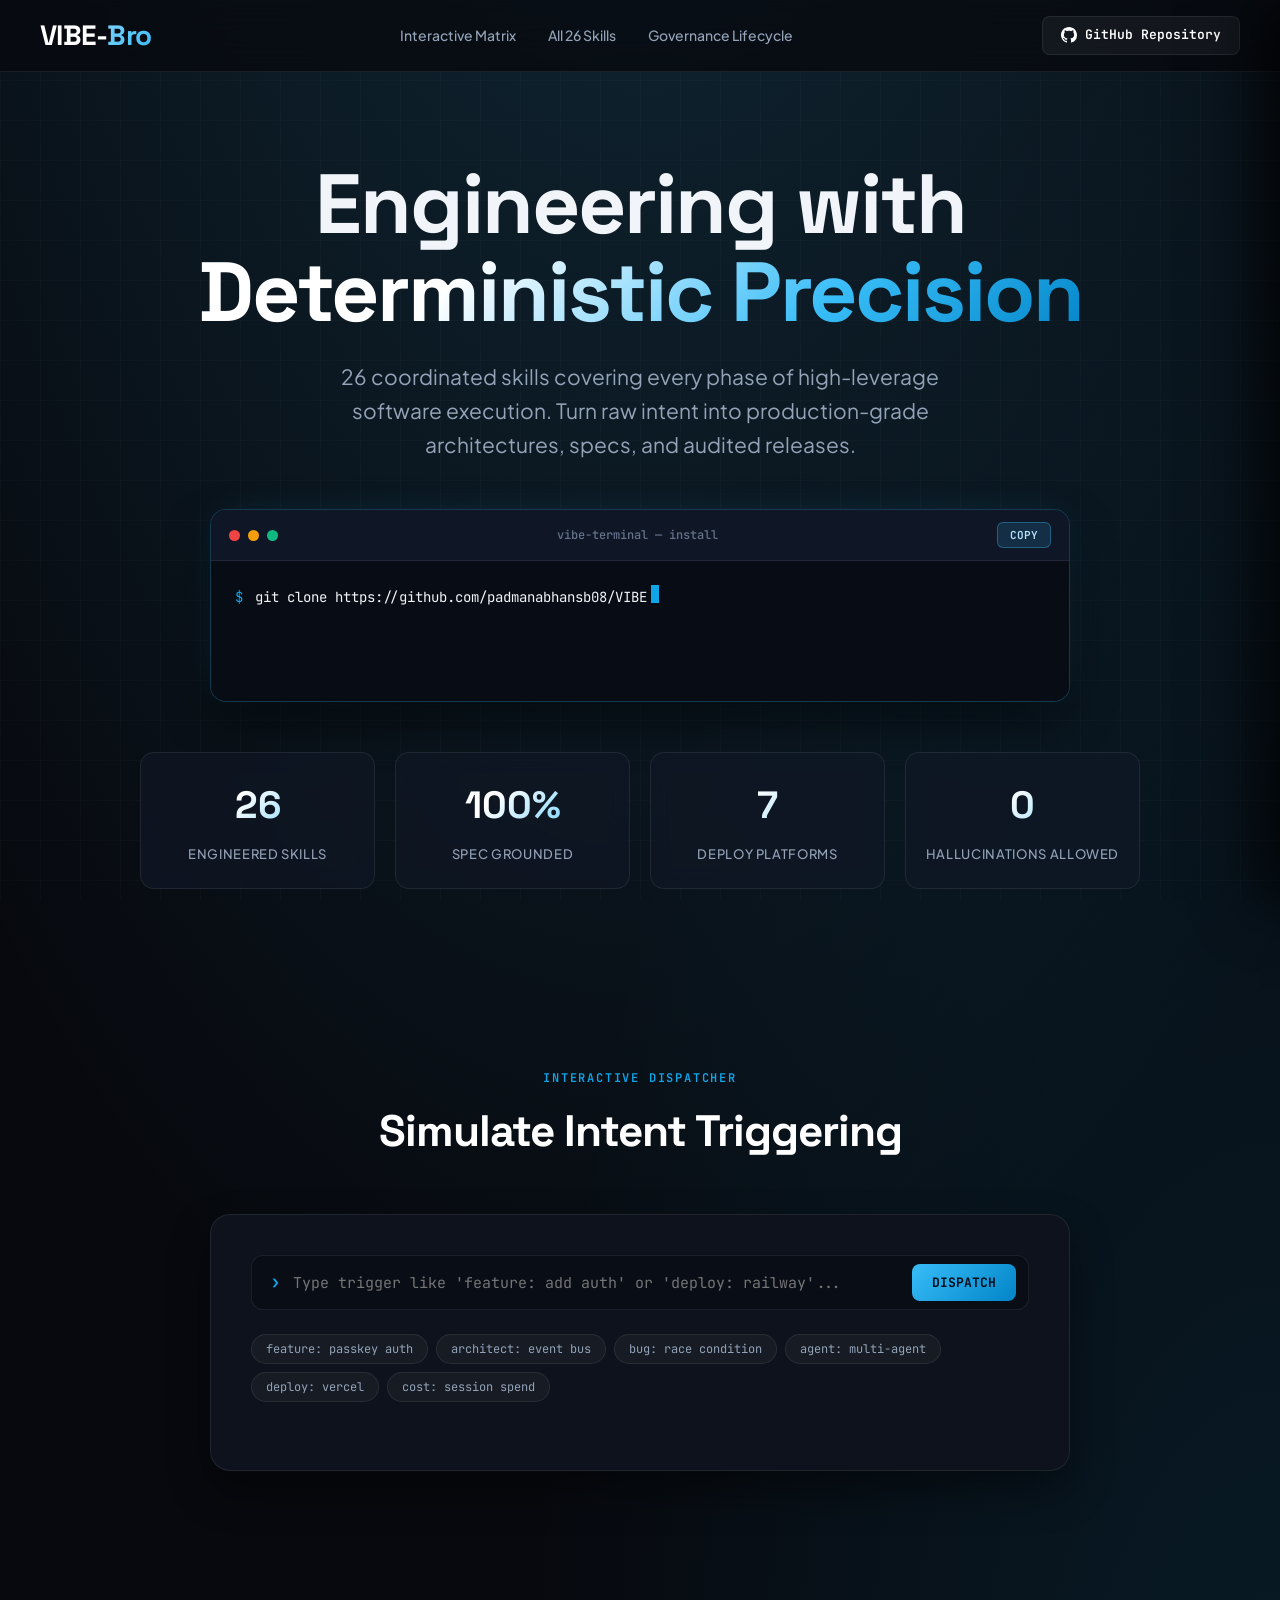
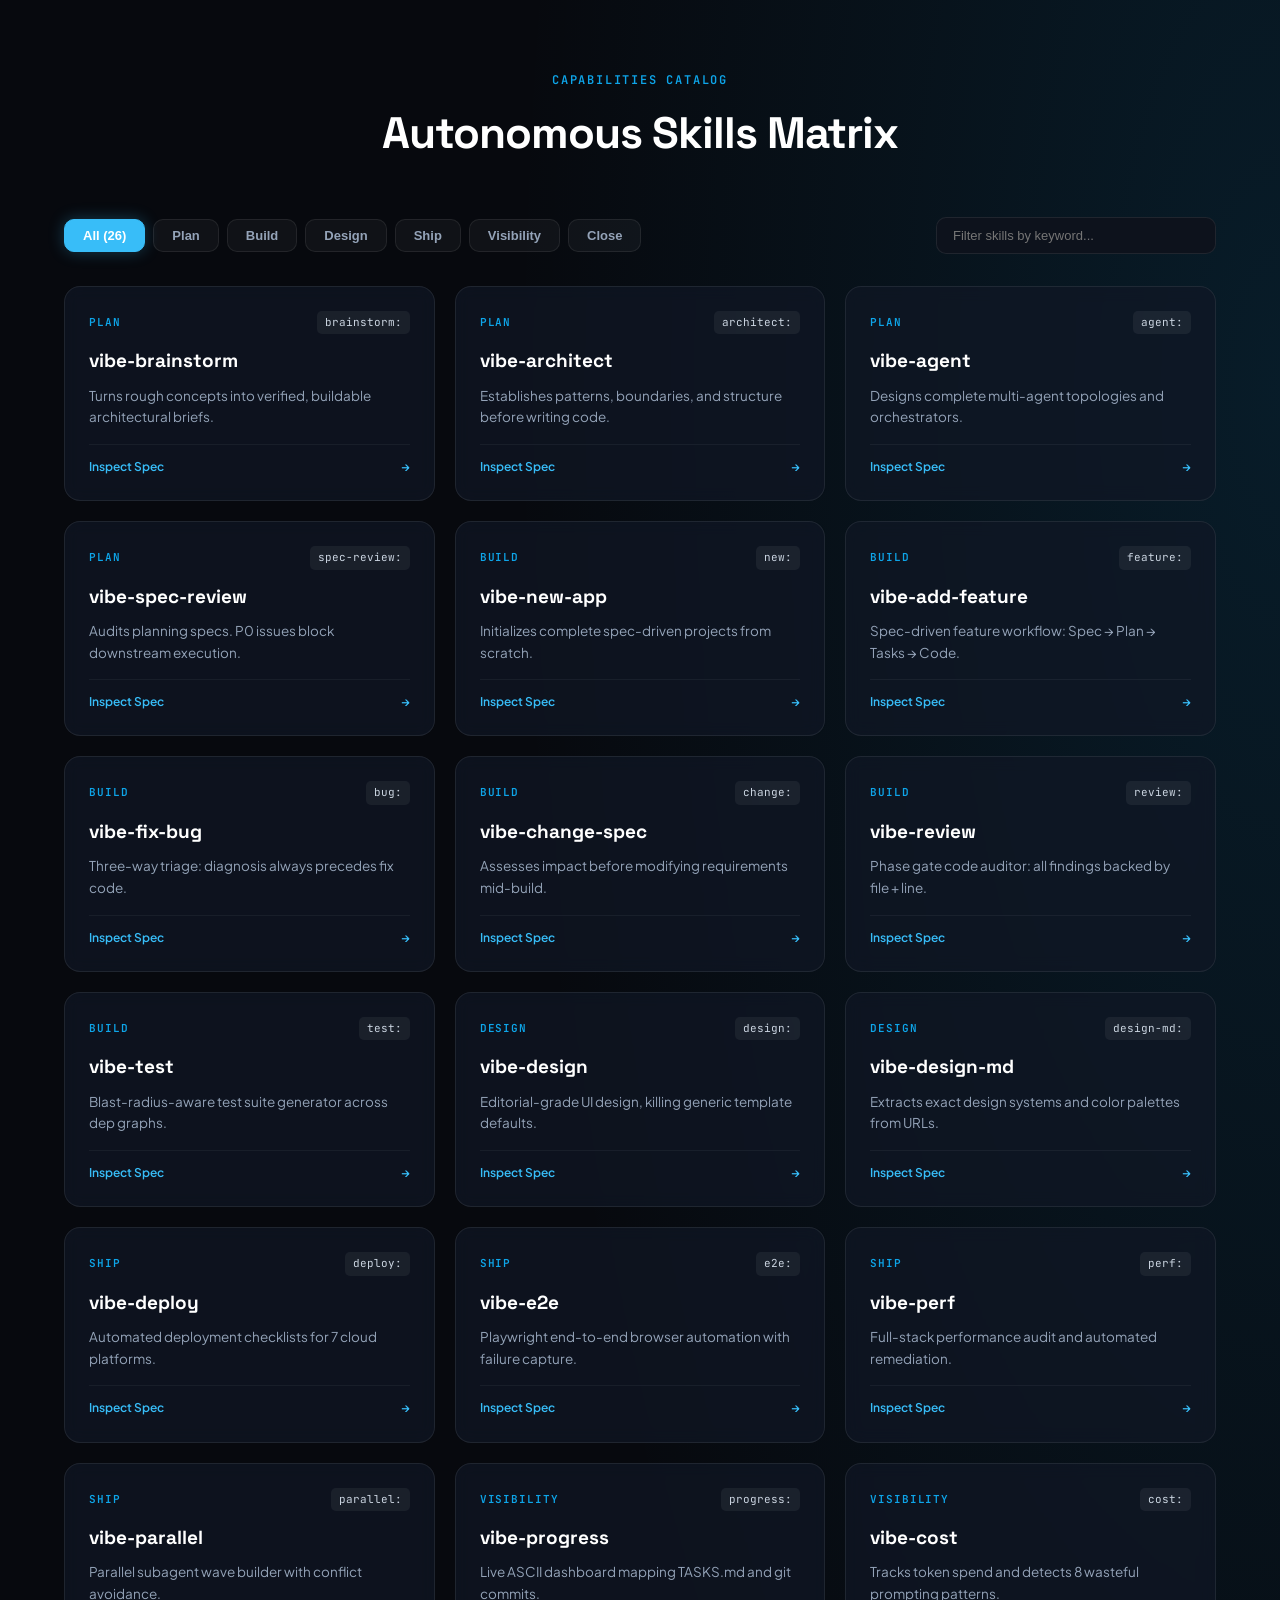
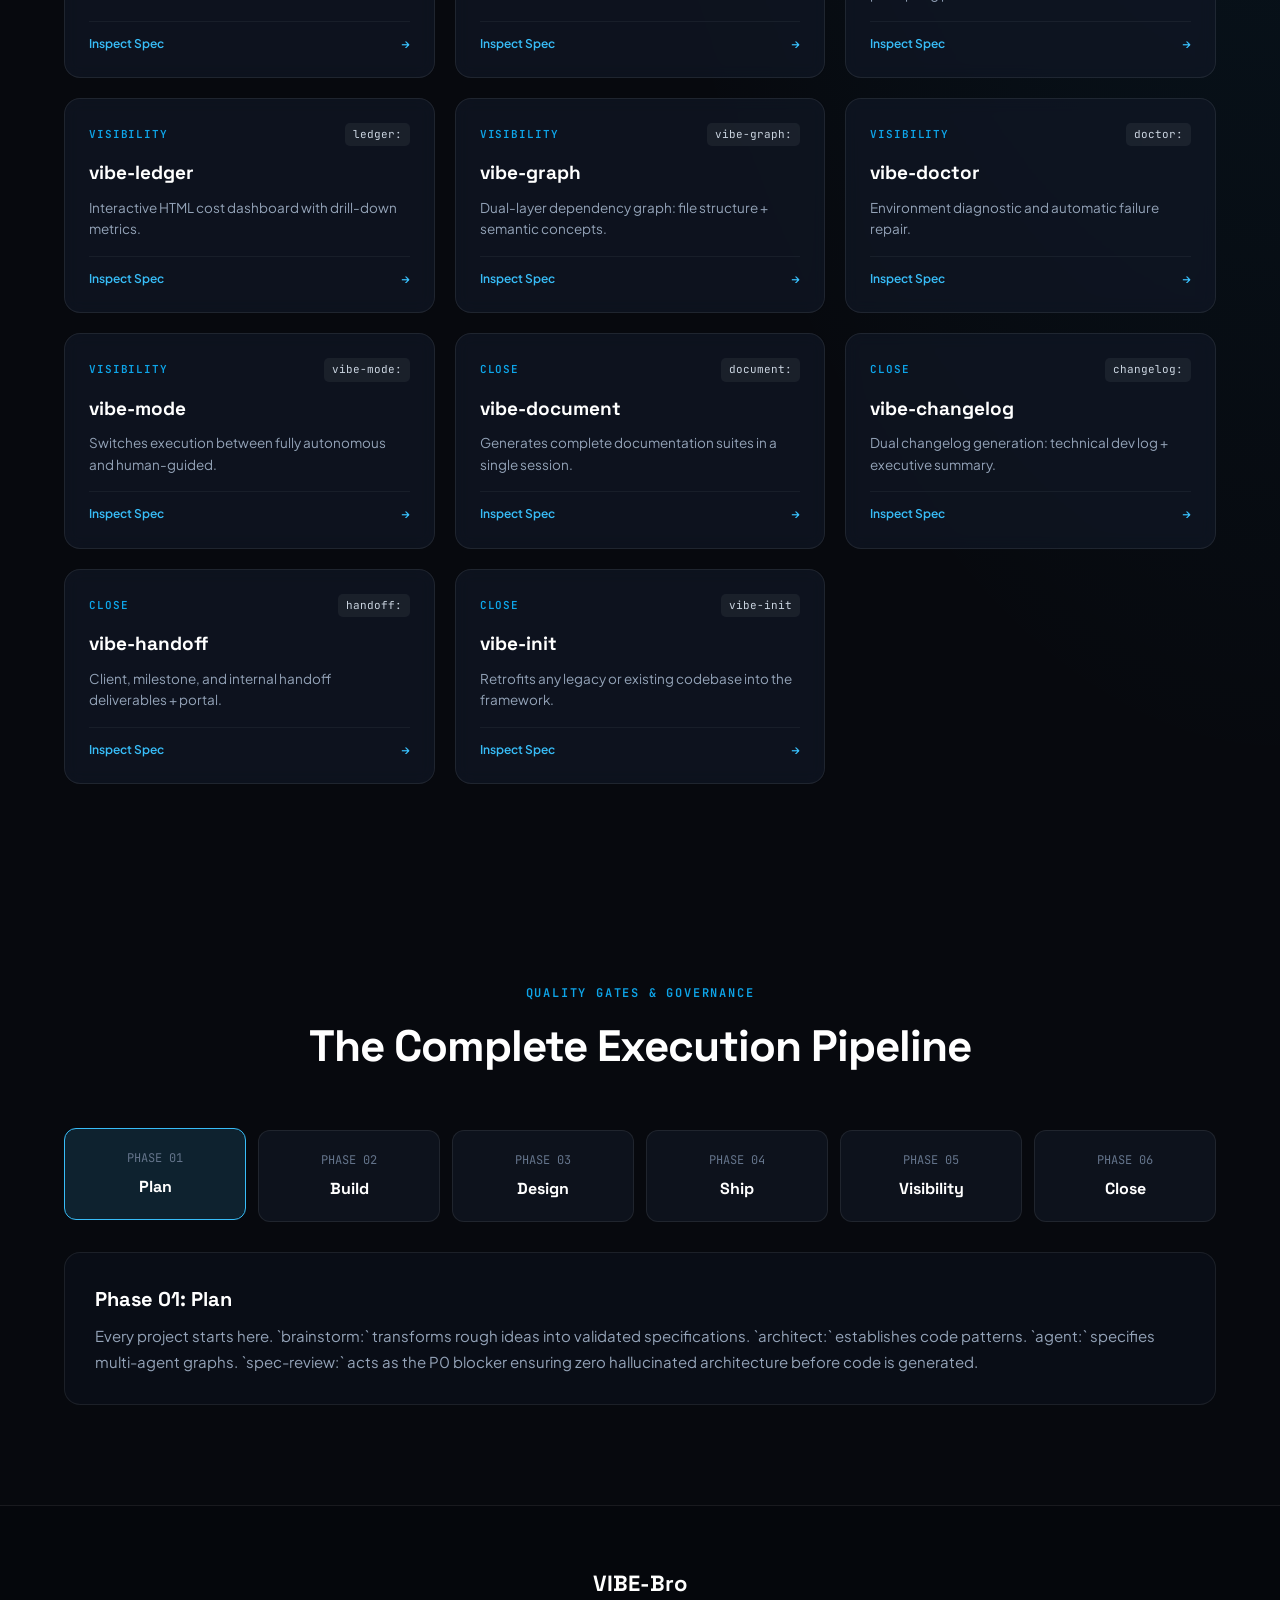
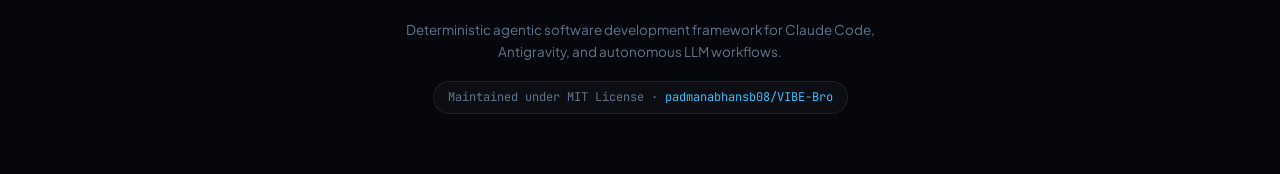
<file: index.html>
<!DOCTYPE html>
<html lang="en">

<head>
  <meta charset="UTF-8">
  <meta name="viewport" content="width=device-width, initial-scale=1.0">
  <title>VIBE-Bro — Autonomous Engineering &amp; AI-Agentic Skills Matrix</title>
  <meta name="description" content="26 hyper-specialized autonomous Claude Code & Antigravity skills. Spec-driven development, architectural governance, and multi-agent systems.">
  <link rel="preconnect" href="https://fonts.googleapis.com">
  <link rel="preconnect" href="https://fonts.gstatic.com" crossorigin>
  <link href="https://fonts.googleapis.com/css2?family=Plus+Jakarta+Sans:wght@300;400;500;600;700;800&family=JetBrains+Mono:ital,wght@0,300;0,400;0,500;0,700;1,400&family=Space+Grotesk:wght@500;600;700&display=swap" rel="stylesheet">

  <style>
    :root {
      --bg-base: #07090e;
      --bg-surface: #0d121c;
      --bg-card: rgba(16, 23, 38, 0.7);
      --bg-card-hover: rgba(23, 32, 54, 0.85);
      --border-subtle: rgba(255, 255, 255, 0.08);
      --border-accent: rgba(56, 189, 248, 0.35);
      --text-main: #f1f5f9;
      --text-muted: #94a3b8;
      --text-dim: #64748b;
      
      --primary: #38bdf8;
      --primary-glow: rgba(56, 189, 248, 0.28);
      --accent-cyan: #0ea5e9;
      --accent-cyan-glow: rgba(14, 165, 233, 0.25);
      --accent-amber: #f59e0b;
      --accent-emerald: #10b981;
      --accent-rose: #f43f5e;
      
      --font-main: 'Plus Jakarta Sans', -apple-system, BlinkMacSystemFont, sans-serif;
      --font-display: 'Space Grotesk', sans-serif;
      --font-mono: 'JetBrains Mono', monospace;
      
      --glow-blue: radial-gradient(circle at 50% 0%, rgba(56, 189, 248, 0.2) 0%, transparent 60%);
      --glow-cyan: radial-gradient(circle at 100% 50%, rgba(14, 165, 233, 0.15) 0%, transparent 50%);
    }

    * {
      box-sizing: border-box;
      margin: 0;
      padding: 0;
      scroll-behavior: smooth;
    }

    body {
      background-color: var(--bg-base);
      color: var(--text-main);
      font-family: var(--font-main);
      line-height: 1.6;
      overflow-x: hidden;
      min-height: 100vh;
      background-image: 
        radial-gradient(ellipse 80% 50% at 50% -20%, rgba(56, 189, 248, 0.22), transparent),
        radial-gradient(ellipse 60% 40% at 100% 40%, rgba(14, 165, 233, 0.12), transparent);
    }

    /* Ambient animated grid */
    .bg-grid {
      position: fixed;
      inset: 0;
      background-size: 40px 40px;
      background-image: 
        linear-gradient(to right, rgba(255, 255, 255, 0.02) 1px, transparent 1px),
        linear-gradient(to bottom, rgba(255, 255, 255, 0.02) 1px, transparent 1px);
      pointer-events: none;
      z-index: 0;
    }

    /* NAVIGATION */
    nav {
      position: fixed;
      top: 0;
      left: 0;
      right: 0;
      height: 72px;
      display: flex;
      align-items: center;
      justify-content: space-between;
      padding: 0 40px;
      background: rgba(7, 9, 14, 0.75);
      backdrop-filter: blur(16px);
      -webkit-backdrop-filter: blur(16px);
      border-bottom: 1px solid var(--border-subtle);
      z-index: 100;
    }

    .nav-brand {
      display: flex;
      align-items: center;
      gap: 12px;
      text-decoration: none;
    }

    .brand-symbol {
      width: 36px;
      height: 36px;
      background: linear-gradient(135deg, var(--primary), var(--accent-cyan));
      border-radius: 10px;
      display: flex;
      align-items: center;
      justify-content: center;
      color: #fff;
      font-family: var(--font-mono);
      font-weight: 800;
      font-size: 18px;
      box-shadow: 0 0 20px var(--primary-glow);
    }

    .brand-name {
      font-family: var(--font-display);
      font-weight: 800;
      font-size: 28px;
      letter-spacing: -0.75px;
      color: #fff;
      transition: transform 0.2s ease, opacity 0.2s ease;
    }

    .brand-name:hover {
      transform: scale(1.02);
    }

    .brand-name span {
      background: linear-gradient(135deg, #7dd3fc, #38bdf8);
      -webkit-background-clip: text;
      -webkit-text-fill-color: transparent;
    }

    .nav-links {
      display: flex;
      gap: 32px;
      align-items: center;
    }

    .nav-link {
      color: var(--text-muted);
      text-decoration: none;
      font-size: 14px;
      font-weight: 500;
      transition: color 0.2s, transform 0.2s;
    }

    .nav-link:hover {
      color: #fff;
      transform: translateY(-1px);
    }

    .nav-actions {
      display: flex;
      align-items: center;
      gap: 14px;
    }

    .btn-github {
      display: inline-flex;
      align-items: center;
      gap: 8px;
      padding: 8px 18px;
      border-radius: 8px;
      background: rgba(255, 255, 255, 0.05);
      border: 1px solid var(--border-subtle);
      color: #fff;
      text-decoration: none;
      font-size: 13px;
      font-weight: 600;
      font-family: var(--font-mono);
      transition: all 0.25s cubic-bezier(0.16, 1, 0.3, 1);
    }

    .btn-github:hover {
      background: rgba(255, 255, 255, 0.12);
      border-color: rgba(255, 255, 255, 0.25);
      box-shadow: 0 4px 20px rgba(0, 0, 0, 0.4);
      transform: translateY(-1px);
    }

    /* HERO SECTION */
    .hero {
      position: relative;
      z-index: 1;
      padding: 160px 24px 80px;
      max-width: 1200px;
      margin: 0 auto;
      text-align: center;
      display: flex;
      flex-direction: column;
      align-items: center;
    }

    .hero-title {
      font-family: var(--font-display);
      font-size: clamp(48px, 8vw, 84px);
      font-weight: 800;
      line-height: 1.05;
      letter-spacing: -2px;
      margin-bottom: 24px;
      max-width: 960px;
    }

    .hero-title .gradient-text {
      background: linear-gradient(135deg, #ffffff 30%, #38bdf8 70%, #0284c7 100%);
      -webkit-background-clip: text;
      -webkit-text-fill-color: transparent;
    }

    .hero-desc {
      font-size: clamp(17px, 2.2vw, 21px);
      color: var(--text-muted);
      max-width: 680px;
      line-height: 1.6;
      margin-bottom: 48px;
      font-weight: 400;
    }

    /* TERMINAL CONTAINER */
    .terminal-wrapper {
      width: 100%;
      max-width: 860px;
      background: #090d16;
      border: 1px solid rgba(56, 189, 248, 0.25);
      border-radius: 16px;
      overflow: hidden;
      box-shadow: 
        0 20px 50px -10px rgba(0, 0, 0, 0.8),
        0 0 40px -15px var(--primary-glow);
      margin-bottom: 40px;
      text-align: left;
      position: relative;
    }

    .terminal-header {
      background: rgba(16, 24, 40, 0.9);
      border-bottom: 1px solid var(--border-subtle);
      padding: 12px 18px;
      display: flex;
      align-items: center;
      justify-content: space-between;
    }

    .terminal-dots {
      display: flex;
      gap: 8px;
    }

    .t-dot {
      width: 11px;
      height: 11px;
      border-radius: 50%;
    }
    .t-dot.red { background: #ef4444; }
    .t-dot.yellow { background: #f59e0b; }
    .t-dot.green { background: #10b981; }

    .terminal-title-text {
      font-family: var(--font-mono);
      font-size: 12px;
      color: var(--text-dim);
      font-weight: 500;
    }

    .btn-copy-install {
      background: rgba(56, 189, 248, 0.15);
      border: 1px solid rgba(56, 189, 248, 0.35);
      color: #bae6fd;
      padding: 5px 12px;
      border-radius: 6px;
      font-family: var(--font-mono);
      font-size: 11px;
      font-weight: 600;
      cursor: pointer;
      display: flex;
      align-items: center;
      gap: 6px;
      transition: all 0.2s;
    }

    .btn-copy-install:hover {
      background: var(--primary);
      color: #04101e;
      box-shadow: 0 0 15px var(--primary-glow);
    }

    .terminal-screen {
      padding: 24px;
      font-family: var(--font-mono);
      font-size: 14px;
      line-height: 1.8;
      min-height: 140px;
      background: #080c14;
    }

    .t-line {
      display: flex;
      align-items: flex-start;
      margin-bottom: 6px;
      word-break: break-all;
    }

    .t-prompt {
      color: var(--accent-cyan);
      margin-right: 12px;
      user-select: none;
    }

    .t-cmd {
      color: #f1f5f9;
    }

    .t-cursor {
      display: inline-block;
      width: 8px;
      height: 18px;
      background: var(--accent-cyan);
      margin-left: 4px;
      animation: blink 1s step-end infinite;
      vertical-align: middle;
    }

    @keyframes blink {
      0%, 100% { opacity: 1; }
      50% { opacity: 0; }
    }

    .t-log {
      color: var(--text-dim);
      padding-left: 20px;
      font-size: 13px;
    }

    .t-success {
      color: var(--accent-emerald);
      font-weight: 600;
      padding-left: 20px;
      font-size: 13px;
    }

    /* METRIC COUNTERS */
    .metrics-row {
      display: grid;
      grid-template-columns: repeat(4, 1fr);
      gap: 20px;
      width: 100%;
      max-width: 1000px;
      margin-top: 10px;
    }

    .metric-card {
      background: var(--bg-card);
      border: 1px solid var(--border-subtle);
      border-radius: 14px;
      padding: 22px 18px;
      text-align: center;
      backdrop-filter: blur(10px);
      transition: all 0.3s cubic-bezier(0.16, 1, 0.3, 1);
    }

    .metric-card:hover {
      border-color: var(--border-accent);
      background: var(--bg-card-hover);
      transform: translateY(-3px);
    }

    .metric-val {
      font-family: var(--font-display);
      font-size: 38px;
      font-weight: 700;
      color: #fff;
      display: block;
      margin-bottom: 4px;
      background: linear-gradient(135deg, #fff 40%, var(--primary) 100%);
      -webkit-background-clip: text;
      -webkit-text-fill-color: transparent;
    }

    .metric-label {
      font-size: 13px;
      color: var(--text-muted);
      font-weight: 500;
      text-transform: uppercase;
      letter-spacing: 0.05em;
    }

    /* TRIGGER SIMULATOR */
    .section-wrap {
      max-width: 1200px;
      margin: 0 auto;
      padding: 100px 24px;
      position: relative;
      z-index: 1;
    }

    .section-header {
      text-align: center;
      margin-bottom: 48px;
    }

    .section-tag {
      font-family: var(--font-mono);
      font-size: 12px;
      color: var(--accent-cyan);
      text-transform: uppercase;
      letter-spacing: 0.15em;
      margin-bottom: 8px;
      font-weight: 600;
    }

    .section-h2 {
      font-family: var(--font-display);
      font-size: clamp(32px, 5vw, 44px);
      font-weight: 700;
      color: #fff;
      letter-spacing: -1px;
    }

    .sim-card {
      background: var(--bg-surface);
      border: 1px solid var(--border-subtle);
      border-radius: 20px;
      padding: 40px;
      max-width: 860px;
      margin: 0 auto;
      box-shadow: 0 20px 40px rgba(0, 0, 0, 0.4);
    }

    .sim-input-box {
      display: flex;
      gap: 12px;
      background: #090d16;
      border: 1px solid var(--border-subtle);
      border-radius: 12px;
      padding: 8px 12px;
      align-items: center;
      margin-bottom: 24px;
      transition: border-color 0.2s;
    }

    .sim-input-box:focus-within {
      border-color: var(--primary);
      box-shadow: 0 0 0 3px rgba(56, 189, 248, 0.2);
    }

    .sim-prefix {
      font-family: var(--font-mono);
      color: var(--accent-cyan);
      font-weight: 700;
      font-size: 18px;
      padding-left: 6px;
    }

    .sim-input {
      flex: 1;
      background: transparent;
      border: none;
      outline: none;
      color: #fff;
      font-family: var(--font-mono);
      font-size: 15px;
    }

    .sim-btn {
      background: linear-gradient(135deg, var(--primary), #0284c7);
      border: none;
      color: #04101e;
      padding: 10px 20px;
      border-radius: 8px;
      font-family: var(--font-mono);
      font-weight: 700;
      font-size: 13px;
      cursor: pointer;
      transition: all 0.2s;
    }

    .sim-btn:hover {
      opacity: 0.95;
      box-shadow: 0 0 20px var(--primary-glow);
    }

    .chips-row {
      display: flex;
      flex-wrap: wrap;
      gap: 8px;
      margin-bottom: 28px;
    }

    .sim-chip {
      background: rgba(255, 255, 255, 0.04);
      border: 1px solid var(--border-subtle);
      color: var(--text-muted);
      padding: 6px 14px;
      border-radius: 20px;
      font-size: 12px;
      font-family: var(--font-mono);
      cursor: pointer;
      transition: all 0.2s;
    }

    .sim-chip:hover {
      background: rgba(56, 189, 248, 0.15);
      border-color: rgba(56, 189, 248, 0.4);
      color: #fff;
      transform: translateY(-1px);
    }

    .sim-result {
      display: none;
      background: #060910;
      border-radius: 12px;
      border-left: 4px solid var(--primary);
      padding: 24px;
      animation: fadeIn 0.3s ease;
    }

    .sim-result.active {
      display: block;
    }

    .sim-meta-bar {
      display: flex;
      align-items: center;
      justify-content: space-between;
      margin-bottom: 12px;
    }

    .sim-skill-name {
      font-family: var(--font-display);
      font-size: 20px;
      font-weight: 700;
      color: #fff;
    }

    .sim-phase-tag {
      background: rgba(56, 189, 248, 0.15);
      color: #7dd3fc;
      padding: 4px 10px;
      border-radius: 6px;
      font-family: var(--font-mono);
      font-size: 11px;
      text-transform: uppercase;
      font-weight: 600;
    }

    .sim-skill-desc {
      color: var(--text-muted);
      font-size: 14px;
      line-height: 1.6;
      margin-bottom: 16px;
    }

    .sim-trigger-label {
      font-family: var(--font-mono);
      font-size: 12px;
      color: var(--accent-cyan);
      background: rgba(6, 182, 212, 0.08);
      display: inline-block;
      padding: 3px 10px;
      border-radius: 6px;
    }

    @keyframes fadeIn {
      from { opacity: 0; transform: translateY(6px); }
      to { opacity: 1; transform: translateY(0); }
    }

    /* SKILLS MATRIX */
    .filter-controls {
      display: flex;
      flex-wrap: wrap;
      justify-content: space-between;
      align-items: center;
      gap: 16px;
      margin-bottom: 32px;
    }

    .filter-pills {
      display: flex;
      flex-wrap: wrap;
      gap: 8px;
    }

    .pill-btn {
      background: rgba(255, 255, 255, 0.04);
      border: 1px solid var(--border-subtle);
      color: var(--text-muted);
      padding: 8px 18px;
      border-radius: 10px;
      font-size: 13px;
      font-weight: 600;
      cursor: pointer;
      transition: all 0.2s;
    }

    .pill-btn:hover, .pill-btn.active {
      background: var(--primary);
      color: #fff;
      border-color: var(--primary);
      box-shadow: 0 0 16px var(--primary-glow);
    }

    .search-box {
      position: relative;
      min-width: 280px;
    }

    .search-input {
      width: 100%;
      background: var(--bg-surface);
      border: 1px solid var(--border-subtle);
      border-radius: 10px;
      padding: 10px 16px;
      color: #fff;
      font-size: 13px;
      outline: none;
      transition: all 0.2s;
    }

    .search-input:focus {
      border-color: var(--primary);
      box-shadow: 0 0 0 3px rgba(56, 189, 248, 0.2);
    }

    .skills-grid {
      display: grid;
      grid-template-columns: repeat(auto-fill, minmax(340px, 1fr));
      gap: 20px;
    }

    .skill-card {
      background: var(--bg-card);
      border: 1px solid var(--border-subtle);
      border-radius: 16px;
      padding: 24px;
      backdrop-filter: blur(8px);
      cursor: pointer;
      position: relative;
      overflow: hidden;
      transition: all 0.3s cubic-bezier(0.16, 1, 0.3, 1);
      display: flex;
      flex-direction: column;
    }

    .skill-card::before {
      content: '';
      position: absolute;
      top: 0;
      left: 0;
      width: 100%;
      height: 2px;
      background: linear-gradient(90deg, transparent, var(--primary), transparent);
      opacity: 0;
      transition: opacity 0.3s;
    }

    .skill-card:hover {
      background: var(--bg-card-hover);
      border-color: rgba(56, 189, 248, 0.45);
      transform: translateY(-4px);
      box-shadow: 0 14px 30px -10px rgba(0, 0, 0, 0.7);
    }

    .skill-card:hover::before {
      opacity: 1;
    }

    .card-top {
      display: flex;
      justify-content: space-between;
      align-items: center;
      margin-bottom: 12px;
    }

    .card-category {
      font-family: var(--font-mono);
      font-size: 11px;
      text-transform: uppercase;
      letter-spacing: 0.08em;
      color: var(--accent-cyan);
      font-weight: 600;
    }

    .card-trigger-chip {
      background: rgba(255, 255, 255, 0.06);
      padding: 3px 8px;
      border-radius: 5px;
      font-family: var(--font-mono);
      font-size: 11px;
      color: #cbd5e1;
    }

    .card-title {
      font-family: var(--font-display);
      font-size: 19px;
      font-weight: 700;
      color: #fff;
      margin-bottom: 8px;
    }

    .card-desc {
      color: var(--text-muted);
      font-size: 13.5px;
      line-height: 1.6;
      flex: 1;
      margin-bottom: 16px;
    }

    .card-footer {
      display: flex;
      align-items: center;
      justify-content: space-between;
      padding-top: 12px;
      border-top: 1px solid rgba(255, 255, 255, 0.05);
      font-size: 12px;
      color: var(--primary);
      font-weight: 600;
    }

    /* DRAWER DETAILS MODAL */
    .drawer-overlay {
      position: fixed;
      inset: 0;
      background: rgba(0, 0, 0, 0.75);
      backdrop-filter: blur(8px);
      z-index: 200;
      opacity: 0;
      pointer-events: none;
      transition: opacity 0.3s ease;
    }

    .drawer-overlay.active {
      opacity: 1;
      pointer-events: auto;
    }

    .drawer {
      position: fixed;
      top: 0;
      right: 0;
      bottom: 0;
      width: min(540px, 92vw);
      background: #0b0f19;
      border-left: 1px solid var(--border-accent);
      z-index: 201;
      transform: translateX(100%);
      transition: transform 0.35s cubic-bezier(0.16, 1, 0.3, 1);
      display: flex;
      flex-direction: column;
      box-shadow: -20px 0 60px rgba(0, 0, 0, 0.8);
    }

    .drawer.active {
      transform: translateX(0);
    }

    .drawer-header {
      padding: 24px;
      border-bottom: 1px solid var(--border-subtle);
      display: flex;
      justify-content: space-between;
      align-items: center;
    }

    .drawer-close {
      background: rgba(255, 255, 255, 0.06);
      border: none;
      color: #fff;
      width: 34px;
      height: 34px;
      border-radius: 8px;
      cursor: pointer;
      font-size: 18px;
      display: flex;
      align-items: center;
      justify-content: center;
      transition: background 0.2s;
    }

    .drawer-close:hover {
      background: rgba(255, 255, 255, 0.15);
    }

    .drawer-body {
      padding: 28px 24px;
      overflow-y: auto;
      flex: 1;
    }

    .drawer-sec-title {
      font-family: var(--font-mono);
      font-size: 11px;
      color: var(--accent-cyan);
      text-transform: uppercase;
      letter-spacing: 0.1em;
      margin-bottom: 10px;
      margin-top: 24px;
      font-weight: 700;
    }

    .drawer-sec-title:first-child {
      margin-top: 0;
    }

    .drawer-code-block {
      background: #05080e;
      border: 1px solid var(--border-subtle);
      border-radius: 8px;
      padding: 14px;
      font-family: var(--font-mono);
      font-size: 12.5px;
      color: #cbd5e1;
      margin-bottom: 10px;
      word-break: break-all;
    }

    /* LIFECYCLE TIMELINE */
    .lifecycle-container {
      display: grid;
      grid-template-columns: repeat(6, 1fr);
      gap: 12px;
      margin-bottom: 30px;
    }

    .phase-tile {
      background: var(--bg-surface);
      border: 1px solid var(--border-subtle);
      border-radius: 12px;
      padding: 20px 14px;
      text-align: center;
      cursor: pointer;
      transition: all 0.25s;
    }

    .phase-tile.active, .phase-tile:hover {
      border-color: var(--primary);
      background: rgba(56, 189, 248, 0.14);
      transform: translateY(-2px);
    }

    .phase-index {
      font-family: var(--font-mono);
      font-size: 12px;
      color: var(--text-dim);
      margin-bottom: 6px;
    }

    .phase-name {
      font-family: var(--font-display);
      font-size: 16px;
      font-weight: 700;
      color: #fff;
    }

    .phase-details-box {
      background: #090d16;
      border: 1px solid var(--border-subtle);
      border-radius: 16px;
      padding: 30px;
      min-height: 120px;
    }

    .phase-det-title {
      font-family: var(--font-display);
      font-size: 20px;
      font-weight: 700;
      color: #fff;
      margin-bottom: 8px;
    }

    .phase-det-desc {
      color: var(--text-muted);
      font-size: 15px;
      line-height: 1.7;
    }

    /* FOOTER */
    footer {
      border-top: 1px solid var(--border-subtle);
      background: #05070c;
      padding: 60px 40px;
      text-align: center;
      position: relative;
      z-index: 1;
    }

    .footer-content {
      max-width: 1200px;
      margin: 0 auto;
      display: flex;
      flex-direction: column;
      align-items: center;
      gap: 18px;
    }

    .footer-brand {
      font-family: var(--font-display);
      font-size: 22px;
      font-weight: 700;
      color: #fff;
    }

    .footer-sub {
      color: var(--text-dim);
      font-size: 13.5px;
      max-width: 500px;
    }

    .footer-badge {
      font-family: var(--font-mono);
      font-size: 12px;
      color: #64748b;
      padding: 6px 14px;
      border-radius: 20px;
      background: rgba(255, 255, 255, 0.03);
      border: 1px solid var(--border-subtle);
    }

    @media (max-width: 900px) {
      .metrics-row { grid-template-columns: repeat(2, 1fr); }
      .lifecycle-container { grid-template-columns: repeat(3, 1fr); }
      nav { padding: 0 20px; }
      .nav-links { display: none; }
    }

    @media (max-width: 600px) {
      .metrics-row { grid-template-columns: 1fr; }
      .lifecycle-container { grid-template-columns: repeat(2, 1fr); }
    }
  </style>
</head>

<body>
  <div class="bg-grid"></div>

  <!-- NAVIGATION -->
  <nav>
    <a href="#" class="nav-brand">
      <div class="brand-name">VIBE-<span>Bro</span></div>
    </a>
    <div class="nav-links">
      <a href="#simulator" class="nav-link">Interactive Matrix</a>
      <a href="#skills" class="nav-link">All 26 Skills</a>
      <a href="#lifecycle" class="nav-link">Governance Lifecycle</a>
    </div>
    <div class="nav-actions">
      <a href="https://github.com/padmanabhansb08/VIBE-Bro" target="_blank" rel="noopener" class="btn-github">
        <svg height="16" width="16" viewBox="0 0 16 16" fill="currentColor">
          <path d="M8 0C3.58 0 0 3.58 0 8c0 3.54 2.29 6.53 5.47 7.59.4.07.55-.17.55-.38 0-.19-.01-.82-.01-1.49-2.01.37-2.53-.49-2.69-.94-.09-.23-.48-.94-.82-1.13-.28-.15-.68-.52-.01-.53.63-.01 1.08.58 1.23.82.72 1.21 1.87.87 2.33.66.07-.52.28-.87.51-1.07-1.78-.2-3.64-.89-3.64-3.95 0-.87.31-1.59.82-2.15-.08-.2-.36-1.02.08-2.12 0 0 .67-.21 2.2.82.64-.18 1.32-.27 2-.27.68 0 1.36.09 2 .27 1.53-1.04 2.2-.82 2.2-.82.44 1.1.16 1.92.08 2.12.51.56.82 1.27.82 2.15 0 3.07-1.87 3.75-3.65 3.95.29.25.54.73.54 1.48 0 1.07-.01 1.93-.01 2.2 0 .21.15.46.55.38A8.013 8.013 0 0016 8c0-4.42-3.58-8-8-8z"/>
        </svg>
        GitHub Repository
      </a>
    </div>
  </nav>

  <!-- HERO -->
  <section class="hero">
    <h1 class="hero-title">
      Engineering with <span class="gradient-text">Deterministic Precision</span>
    </h1>
    <p class="hero-desc">
      26 coordinated skills covering every phase of high-leverage software execution. Turn raw intent into production-grade architectures, specs, and audited releases.
    </p>

    <!-- INTERACTIVE TERMINAL -->
    <div class="terminal-wrapper">
      <div class="terminal-header">
        <div class="terminal-dots">
          <div class="t-dot red"></div>
          <div class="t-dot yellow"></div>
          <div class="t-dot green"></div>
        </div>
        <div class="terminal-title-text">vibe-terminal — install</div>
        <button class="btn-copy-install" id="copy-btn" onclick="copyInstallCmd()">
          <span>COPY</span>
        </button>
      </div>
      <div class="terminal-screen">
        <div class="t-line">
          <span class="t-prompt">$</span>
          <span class="t-cmd" id="terminal-type"></span>
          <span class="t-cursor" id="cursor-elem"></span>
        </div>
        <div class="t-log" id="t-step-1" style="display:none;">Cloning into '/tmp/vibe-skill'...</div>
        <div class="t-log" id="t-step-2" style="display:none;">Deploying 26 skills to ~/.claude/skills/</div>
        <div class="t-success" id="t-step-3" style="display:none;">✓ All 26 vibe-* skills loaded and ready for execution.</div>
      </div>
    </div>

    <!-- METRICS -->
    <div class="metrics-row">
      <div class="metric-card">
        <span class="metric-val">26</span>
        <span class="metric-label">Engineered Skills</span>
      </div>
      <div class="metric-card">
        <span class="metric-val">100%</span>
        <span class="metric-label">Spec Grounded</span>
      </div>
      <div class="metric-card">
        <span class="metric-val">7</span>
        <span class="metric-label">Deploy Platforms</span>
      </div>
      <div class="metric-card">
        <span class="metric-val">0</span>
        <span class="metric-label">Hallucinations Allowed</span>
      </div>
    </div>
  </section>

  <!-- TRIGGER SIMULATOR -->
  <section class="section-wrap" id="simulator">
    <div class="section-header">
      <div class="section-tag">Interactive Dispatcher</div>
      <h2 class="section-h2">Simulate Intent Triggering</h2>
    </div>

    <div class="sim-card">
      <div class="sim-input-box">
        <span class="sim-prefix">›</span>
        <input type="text" id="sim-input" class="sim-input" placeholder="Type trigger like 'feature: add auth' or 'deploy: railway'..." autocomplete="off">
        <button class="sim-btn" onclick="evaluateTrigger()">DISPATCH</button>
      </div>

      <div class="chips-row">
        <button class="sim-chip" onclick="quickTrigger('feature: add passkey authentication')">feature: passkey auth</button>
        <button class="sim-chip" onclick="quickTrigger('architect: distributed event bus')">architect: event bus</button>
        <button class="sim-chip" onclick="quickTrigger('bug: token refresh race condition')">bug: race condition</button>
        <button class="sim-chip" onclick="quickTrigger('agent: multi-agent research pipeline')">agent: multi-agent</button>
        <button class="sim-chip" onclick="quickTrigger('deploy: vercel')">deploy: vercel</button>
        <button class="sim-chip" onclick="quickTrigger('cost: analyze current session spend')">cost: session spend</button>
      </div>

      <div class="sim-result" id="sim-result-box">
        <div class="sim-meta-bar">
          <div class="sim-skill-name" id="res-skill-name">vibe-add-feature</div>
          <div class="sim-phase-tag" id="res-phase-tag">Build Phase</div>
        </div>
        <div class="sim-skill-desc" id="res-skill-desc">
          Spec-driven feature workflow. Produces FEATURE_SPEC.md, FEATURE_PLAN.md, and FEATURE_TASKS.md before writing code.
        </div>
        <div class="sim-trigger-label" id="res-matched-trigger">Matched Trigger: feature:</div>
      </div>
    </div>
  </section>

  <!-- SKILLS MATRIX -->
  <section class="section-wrap" id="skills">
    <div class="section-header">
      <div class="section-tag">Capabilities Catalog</div>
      <h2 class="section-h2">Autonomous Skills Matrix</h2>
    </div>

    <div class="filter-controls">
      <div class="filter-pills">
        <button class="pill-btn active" onclick="applyFilter('all', this)">All (26)</button>
        <button class="pill-btn" onclick="applyFilter('plan', this)">Plan</button>
        <button class="pill-btn" onclick="applyFilter('build', this)">Build</button>
        <button class="pill-btn" onclick="applyFilter('design', this)">Design</button>
        <button class="pill-btn" onclick="applyFilter('ship', this)">Ship</button>
        <button class="pill-btn" onclick="applyFilter('visibility', this)">Visibility</button>
        <button class="pill-btn" onclick="applyFilter('close', this)">Close</button>
      </div>
      <div class="search-box">
        <input type="text" id="skill-search" class="search-input" placeholder="Filter skills by keyword..." oninput="handleSearch(this.value)">
      </div>
    </div>

    <div class="skills-grid" id="skills-grid-container">
      <!-- Populated dynamically via JS -->
    </div>
  </section>

  <!-- GOVERNANCE LIFECYCLE -->
  <section class="section-wrap" id="lifecycle">
    <div class="section-header">
      <div class="section-tag">Quality Gates &amp; Governance</div>
      <h2 class="section-h2">The Complete Execution Pipeline</h2>
    </div>

    <div class="lifecycle-container">
      <div class="phase-tile active" onclick="selectPhase(0, this)">
        <div class="phase-index">PHASE 01</div>
        <div class="phase-name">Plan</div>
      </div>
      <div class="phase-tile" onclick="selectPhase(1, this)">
        <div class="phase-index">PHASE 02</div>
        <div class="phase-name">Build</div>
      </div>
      <div class="phase-tile" onclick="selectPhase(2, this)">
        <div class="phase-index">PHASE 03</div>
        <div class="phase-name">Design</div>
      </div>
      <div class="phase-tile" onclick="selectPhase(3, this)">
        <div class="phase-index">PHASE 04</div>
        <div class="phase-name">Ship</div>
      </div>
      <div class="phase-tile" onclick="selectPhase(4, this)">
        <div class="phase-index">PHASE 05</div>
        <div class="phase-name">Visibility</div>
      </div>
      <div class="phase-tile" onclick="selectPhase(5, this)">
        <div class="phase-index">PHASE 06</div>
        <div class="phase-name">Close</div>
      </div>
    </div>

    <div class="phase-details-box">
      <div class="phase-det-title" id="phase-detail-title">Phase 01: Plan</div>
      <div class="phase-det-desc" id="phase-detail-desc">
        Every project starts here. `brainstorm:` transforms rough ideas into validated specifications. `architect:` establishes code patterns. `agent:` specifies multi-agent graphs. `spec-review:` acts as the P0 blocker ensuring zero hallucinated architecture before code is generated.
      </div>
    </div>
  </section>

  <!-- FOOTER -->
  <footer>
    <div class="footer-content">
      <div class="footer-brand">VIBE-Bro</div>
      <div class="footer-sub">
        Deterministic agentic software development framework for Claude Code, Antigravity, and autonomous LLM workflows.
      </div>
      <div class="footer-badge">
        Maintained under MIT License · <a href="https://github.com/padmanabhansb08/VIBE-Bro" style="color:#38bdf8;text-decoration:none;">padmanabhansb08/VIBE-Bro</a>
      </div>
    </div>
  </footer>

  <!-- DRAWER MODAL -->
  <div class="drawer-overlay" id="drawer-overlay" onclick="closeDrawerModal()"></div>
  <div class="drawer" id="drawer-panel">
    <div class="drawer-header">
      <div>
        <div style="font-family:var(--font-mono);font-size:11px;color:var(--accent-cyan);text-transform:uppercase;" id="modal-cat">Plan Phase</div>
        <div style="font-family:var(--font-display);font-size:22px;font-weight:700;color:#fff;" id="modal-name">vibe-architect</div>
      </div>
      <button class="drawer-close" onclick="closeDrawerModal()">×</button>
    </div>
    <div class="drawer-body">
      <div class="drawer-sec-title">Core Capability</div>
      <p style="color:var(--text-muted);font-size:14px;line-height:1.7;" id="modal-desc"></p>

      <div class="drawer-sec-title">Natural Language Triggers</div>
      <div id="modal-triggers"></div>

      <div class="drawer-sec-title">Quick Installation</div>
      <div class="drawer-code-block">
        <code>git clone https://github.com/padmanabhansb08/VIBE-Bro.git /tmp/vibe-skill &amp;&amp; mv /tmp/vibe-skill/vibe-* ~/.claude/skills/ &amp;&amp; rm -rf /tmp/vibe-skill</code>
      </div>
    </div>
  </div>

  <script>
    const INSTALL_CMD = 'git clone https://github.com/padmanabhansb08/VIBE-Bro.git /tmp/vibe-skill && mv /tmp/vibe-skill/vibe-* ~/.claude/skills/ && rm -rf /tmp/vibe-skill';

    const SKILLS_DATA = [
      {
        skill: 'vibe-brainstorm',
        cat: 'plan',
        trigger: 'brainstorm:',
        title: 'vibe-brainstorm',
        shortDesc: 'Turns rough concepts into verified, buildable architectural briefs.',
        fullDesc: 'Comprehensive brainstorming workflow for converting any product hypothesis into a structured, validated BRIEF.md. Includes rigorous discovery phases for both personal (8 steps) and client/production projects (13 steps).',
        examples: ['brainstorm: I want to build a distributed task queue', 'brainstorm: client project for real estate booking', 'validate my SaaS concept']
      },
      {
        skill: 'vibe-architect',
        cat: 'plan',
        trigger: 'architect:',
        title: 'vibe-architect',
        shortDesc: 'Establishes patterns, boundaries, and structure before writing code.',
        fullDesc: 'Produces ARCHITECTURE.md covering folder structure, module boundaries, data flows, and design patterns. Gates code execution to ensure zero ad-hoc spaghetti patterns.',
        examples: ['architect: plan structure for a Next.js + FastAPI app', 'architect: what patterns fit high concurrency', 'plan system architecture']
      },
      {
        skill: 'vibe-agent',
        cat: 'plan',
        trigger: 'agent:',
        title: 'vibe-agent',
        shortDesc: 'Designs complete multi-agent topologies and orchestrators.',
        fullDesc: 'Generates AGENT_ARCH.md with interactive topology diagrams, state definitions, tool calling policies, and human-in-the-loop triggers for LangGraph, CrewAI, and custom orchestrators.',
        examples: ['agent: design a multi-agent research pipeline', 'agent: orchestrator with specialized tools', 'agentic rag system']
      },
      {
        skill: 'vibe-spec-review',
        cat: 'plan',
        trigger: 'spec-review:',
        title: 'vibe-spec-review',
        shortDesc: 'Audits planning specs. P0 issues block downstream execution.',
        fullDesc: 'Rigorous spec quality gate. Verifies acceptance criteria, ambiguity gaps, API security, and failure modes before any files are generated.',
        examples: ['spec-review: audit the brief', 'spec-review: verify readiness for build', 'review specifications']
      },
      {
        skill: 'vibe-new-app',
        cat: 'build',
        trigger: 'new:',
        title: 'vibe-new-app',
        shortDesc: 'Initializes complete spec-driven projects from scratch.',
        fullDesc: 'Sets up complete project scaffolding, CLAUDE.md guidelines, and the full vibe/ documentation hierarchy from verified briefs and architecture files.',
        examples: ['new: build a SaaS dashboard with auth', 'new: create a react app with tailwind', 'start new project']
      },
      {
        skill: 'vibe-add-feature',
        cat: 'build',
        trigger: 'feature:',
        title: 'vibe-add-feature',
        shortDesc: 'Spec-driven feature workflow: Spec → Plan → Tasks → Code.',
        fullDesc: 'Generates FEATURE_SPEC.md, FEATURE_PLAN.md, and FEATURE_TASKS.md. Checks for existing overlaps before generating code.',
        examples: ['feature: add OAuth2 with GitHub', 'feature: implement Stripe subscription webhooks', 'add dark mode support']
      },
      {
        skill: 'vibe-fix-bug',
        cat: 'build',
        trigger: 'bug:',
        title: 'vibe-fix-bug',
        shortDesc: 'Three-way triage: diagnosis always precedes fix code.',
        fullDesc: 'Triages issues into trivial, environmental, or structural bugs. Mandates writing regression tests before implementing the fix code to prevent recurrence.',
        examples: ['bug: auth token refresh loop', 'bug: race condition in checkout', 'debug memory spike on worker']
      },
      {
        skill: 'vibe-change-spec',
        cat: 'build',
        trigger: 'change:',
        title: 'vibe-change-spec',
        shortDesc: 'Assesses impact before modifying requirements mid-build.',
        fullDesc: 'Calculates blast radius across architecture, tasks, and code before updating planning documents in correct dependency sequence.',
        examples: ['change: support multi-tenancy in db schema', 'change: switch from REST to tRPC', 'modify scope']
      },
      {
        skill: 'vibe-review',
        cat: 'build',
        trigger: 'review:',
        title: 'vibe-review',
        shortDesc: 'Phase gate code auditor: all findings backed by file + line.',
        fullDesc: 'Acts as Senior Engineer and Security Auditor. Scans for anti-patterns, performance regressions, and unhandled edge cases with explicit line citations.',
        examples: ['review: phase 1 build', 'review: check security and edge cases', 'code review before PR']
      },
      {
        skill: 'vibe-test',
        cat: 'build',
        trigger: 'test:',
        title: 'vibe-test',
        shortDesc: 'Blast-radius-aware test suite generator across dep graphs.',
        fullDesc: 'Traces affected dependency graphs and writes unit, integration, and contract tests targeted directly at touched surfaces.',
        examples: ['test: write regression tests for billing', 'test: coverage for payment service', 'generate test suite']
      },
      {
        skill: 'vibe-design',
        cat: 'design',
        trigger: 'design:',
        title: 'vibe-design',
        shortDesc: 'Editorial-grade UI design, killing generic template defaults.',
        fullDesc: 'Applies curated design tokens and typographic scales while strictly enforcing anti-generic rules for rich, modern visual identity.',
        examples: ['design: elevate landing page typography', 'design: redesign analytics widget', 'make interface feel premium']
      },
      {
        skill: 'vibe-design-md',
        cat: 'design',
        trigger: 'design-md:',
        title: 'vibe-design-md',
        shortDesc: 'Extracts exact design systems and color palettes from URLs.',
        fullDesc: 'Analyzes remote URLs or 55+ pre-indexed design libraries to extract exact color hexes, typography scales, elevation shadows, and component states.',
        examples: ['design-md: linear.app', 'design-md: stripe.com', 'extract design tokens from url']
      },
      {
        skill: 'vibe-deploy',
        cat: 'ship',
        trigger: 'deploy:',
        title: 'vibe-deploy',
        shortDesc: 'Automated deployment checklists for 7 cloud platforms.',
        fullDesc: 'Detects stack requirements and configures production manifests for Railway, Vercel, Render, Fly.io, Heroku, Netlify, and GitHub Pages.',
        examples: ['deploy: railway', 'deploy: vercel', 'deploy: fly.io production checklist']
      },
      {
        skill: 'vibe-e2e',
        cat: 'ship',
        trigger: 'e2e:',
        title: 'vibe-e2e',
        shortDesc: 'Playwright end-to-end browser automation with failure capture.',
        fullDesc: 'Sets up multi-device Playwright test suites against target URLs with automatic video and trace capture on assertion failure.',
        examples: ['e2e: run suite against staging', 'e2e: test checkout flow', 'browser automation test']
      },
      {
        skill: 'vibe-perf',
        cat: 'ship',
        trigger: 'perf:',
        title: 'vibe-perf',
        shortDesc: 'Full-stack performance audit and automated remediation.',
        fullDesc: 'Measures bundle sizes, Lighthouse scores, database query indices, and agentic API latencies with actionable patch suggestions.',
        examples: ['perf: optimize bundle and load time', 'perf: database query audit', 'profile memory footprint']
      },
      {
        skill: 'vibe-parallel',
        cat: 'ship',
        trigger: 'parallel:',
        title: 'vibe-parallel',
        shortDesc: 'Parallel subagent wave builder with conflict avoidance.',
        fullDesc: 'Constructs dependency execution waves to spawn independent tasks across simultaneous subagents without git merge conflicts.',
        examples: ['parallel: run decoupled tasks', 'parallel: identify concurrent wave candidates', 'spawn parallel subagents']
      },
      {
        skill: 'vibe-progress',
        cat: 'visibility',
        trigger: 'progress:',
        title: 'vibe-progress',
        shortDesc: 'Live ASCII dashboard mapping TASKS.md and git commits.',
        fullDesc: 'Non-mutating observer skill that displays progress milestones, pending tasks, phase gate status, and recent author activity.',
        examples: ['progress: show status', 'how far are we in phase 2', 'status dashboard']
      },
      {
        skill: 'vibe-cost',
        cat: 'visibility',
        trigger: 'cost:',
        title: 'vibe-cost',
        shortDesc: 'Tracks token spend and detects 8 wasteful prompting patterns.',
        fullDesc: 'Calculates monetary cost per task and detects prompt bloat, redundant tool loops, and inefficient context consumption in real time.',
        examples: ['cost: current session spend', 'how much have tokens cost today', 'audit token efficiency']
      },
      {
        skill: 'vibe-ledger',
        cat: 'visibility',
        trigger: 'ledger:',
        title: 'vibe-ledger',
        shortDesc: 'Interactive HTML cost dashboard with drill-down metrics.',
        fullDesc: 'Compiles JSON cost logs into a standalone client-side HTML financial ledger report and opens it in the default browser.',
        examples: ['ledger: open cost dashboard', 'generate financial report', 'open ledger']
      },
      {
        skill: 'vibe-graph',
        cat: 'visibility',
        trigger: 'vibe-graph:',
        title: 'vibe-graph',
        shortDesc: 'Dual-layer dependency graph: file structure + semantic concepts.',
        fullDesc: 'Renders an interactive interactive network topology of file imports and semantic domain relationships from codebase diffs.',
        examples: ['vibe-graph: build graph', 'vibe-graph: inspect dependencies', 'map code relationships']
      },
      {
        skill: 'vibe-doctor',
        cat: 'visibility',
        trigger: 'doctor:',
        title: 'vibe-doctor',
        shortDesc: 'Environment diagnostic and automatic failure repair.',
        fullDesc: 'Scans package locks, environment variables, TypeScript paths, and daemon ports to fix corrupted local setups.',
        examples: ['doctor: diagnose why dev server failed', 'fix environment', 'check toolchain health']
      },
      {
        skill: 'vibe-mode',
        cat: 'visibility',
        trigger: 'vibe-mode:',
        title: 'vibe-mode',
        shortDesc: 'Switches execution between fully autonomous and human-guided.',
        fullDesc: 'Controls whether the agent pauses for approvals or executes entire task trees autonomously with automated phase reviews.',
        examples: ['vibe-mode: autonomous', 'vibe-mode: manual', 'check current execution mode']
      },
      {
        skill: 'vibe-document',
        cat: 'close',
        trigger: 'document:',
        title: 'vibe-document',
        shortDesc: 'Generates complete documentation suites in a single session.',
        fullDesc: 'Produces comprehensive README.md, typed JSDoc/docstrings, architecture summaries, and API reference documentation from live code.',
        examples: ['document: generate comprehensive docs', 'document: update README and API references', 'write codebase documentation']
      },
      {
        skill: 'vibe-changelog',
        cat: 'close',
        trigger: 'changelog:',
        title: 'vibe-changelog',
        shortDesc: 'Dual changelog generation: technical dev log + executive summary.',
        fullDesc: 'Parses git commits and tags into technical CHANGELOG.md alongside non-technical, client-ready CHANGELOG_CLIENT.md.',
        examples: ['changelog: generate release summary', 'changelog: since last tag', 'create release notes']
      },
      {
        skill: 'vibe-handoff',
        cat: 'close',
        trigger: 'handoff:',
        title: 'vibe-handoff',
        shortDesc: 'Client, milestone, and internal handoff deliverables + portal.',
        fullDesc: 'Compiles runbooks, onboarding checklists, credentials matrices, and a standalone HTML handoff portal for clean delivery.',
        examples: ['handoff: client final delivery', 'handoff: dev onboarding package', 'generate handoff portal']
      },
      {
        skill: 'vibe-init',
        cat: 'close',
        trigger: 'vibe-init',
        title: 'vibe-init',
        shortDesc: 'Retrofits any legacy or existing codebase into the framework.',
        fullDesc: 'Scans any existing repository, reconstructs architecture diagrams, specs, and CLAUDE.md context in a single pass.',
        examples: ['vibe-init', 'onboard legacy codebase', 'initialize vibe in existing repo']
      }
    ];

    const LIFECYCLE_DETAILS = [
      {
        title: 'Phase 01: Plan',
        desc: 'Every project starts here. `brainstorm:` converts rough hypotheses into structured briefs. `architect:` establishes design patterns and module boundaries. `agent:` specifies multi-agent graphs. `spec-review:` acts as the P0 blocker ensuring zero hallucinated architecture before code is written.'
      },
      {
        title: 'Phase 02: Build',
        desc: 'The core development engine. `new-app:` sets up the workspace governance. `add-feature:` enforces Spec → Plan → Tasks → Code execution. `fix-bug:` guarantees triage and regression tests before patches. `review:` and `test:` ensure blast-radius verification before any commit.'
      },
      {
        title: 'Phase 03: Design',
        desc: '`design-md:` captures exact design systems, color tokens, and elevation scales from any URL or 55+ pre-indexed design benchmarks. `design:` applies these tokens strictly, enforcing anti-generic rules for rich, editorial visual interfaces.'
      },
      {
        title: 'Phase 04: Ship',
        desc: '`e2e:` runs Playwright browser tests against target environments with failure video recording. `perf:` runs Lighthouse and latency profiling. `deploy:` provides verified manifests for 7 platforms, and `parallel:` orchestrates subagents across dependency waves.'
      },
      {
        title: 'Phase 05: Visibility',
        desc: '`progress:` renders live ASCII progress dashboards from TASKS.md and git history. `cost:` and `ledger:` provide monetary token auditing and cost reports. `doctor:` repairs broken developer toolchains, while `vibe-mode:` toggles manual or autonomous workflows.'
      },
      {
        title: 'Phase 06: Close',
        desc: '`document:` builds complete documentation suites. `changelog:` creates separate technical and executive release notes. `handoff:` packages delivery portals and runbooks. `vibe-init:` allows onboarding legacy codebases in a single session.'
      }
    ];

    // Render Skills
    function renderSkills(skills) {
      const container = document.getElementById('skills-grid-container');
      container.innerHTML = skills.map(s => `
        <div class="skill-card" onclick="openDrawerModal('${s.skill}')">
          <div class="card-top">
            <span class="card-category">${s.cat}</span>
            <span class="card-trigger-chip">${s.trigger}</span>
          </div>
          <h3 class="card-title">${s.title}</h3>
          <p class="card-desc">${s.shortDesc}</p>
          <div class="card-footer">
            <span>Inspect Spec</span>
            <span>→</span>
          </div>
        </div>
      `).join('');
    }

    // Filter Skills
    let currentFilter = 'all';
    let currentSearch = '';

    function applyFilter(cat, btn) {
      currentFilter = cat;
      document.querySelectorAll('.pill-btn').forEach(b => b.classList.remove('active'));
      btn.classList.add('active');
      filterAndRender();
    }

    function handleSearch(val) {
      currentSearch = val.toLowerCase().trim();
      filterAndRender();
    }

    function filterAndRender() {
      const filtered = SKILLS_DATA.filter(s => {
        const matchesCat = currentFilter === 'all' || s.cat === currentFilter;
        const matchesSearch = !currentSearch || 
          s.title.toLowerCase().includes(currentSearch) || 
          s.shortDesc.toLowerCase().includes(currentSearch) || 
          s.fullDesc.toLowerCase().includes(currentSearch) || 
          s.trigger.toLowerCase().includes(currentSearch);
        return matchesCat && matchesSearch;
      });
      renderSkills(filtered);
    }

    // Modal Drawer
    function openDrawerModal(skillName) {
      const item = SKILLS_DATA.find(s => s.skill === skillName);
      if (!item) return;

      document.getElementById('modal-cat').textContent = item.cat + ' phase';
      document.getElementById('modal-name').textContent = item.title;
      document.getElementById('modal-desc').textContent = item.fullDesc;

      const triggerHtml = item.examples.map(ex => `
        <div class="drawer-code-block"><code>${ex}</code></div>
      `).join('');
      document.getElementById('modal-triggers').innerHTML = triggerHtml;

      document.getElementById('drawer-overlay').classList.add('active');
      document.getElementById('drawer-panel').classList.add('active');
      document.body.style.overflow = 'hidden';
    }

    function closeDrawerModal() {
      document.getElementById('drawer-overlay').classList.remove('active');
      document.getElementById('drawer-panel').classList.remove('active');
      document.body.style.overflow = '';
    }

    // Interactive Trigger Simulator
    function evaluateTrigger() {
      const input = document.getElementById('sim-input').value.toLowerCase().trim();
      if (!input) return;

      let found = null;
      for (const s of SKILLS_DATA) {
        if (input.startsWith(s.trigger) || input.includes(s.trigger.replace(':', '')) || s.examples.some(ex => input.includes(ex.toLowerCase()))) {
          found = s;
          break;
        }
      }

      const box = document.getElementById('sim-result-box');
      if (found) {
        document.getElementById('res-skill-name').textContent = found.title;
        document.getElementById('res-phase-tag').textContent = found.cat + ' phase';
        document.getElementById('res-skill-desc').textContent = found.fullDesc;
        document.getElementById('res-matched-trigger').textContent = 'Dispatched via trigger: ' + found.trigger;
        box.classList.add('active');
      } else {
        document.getElementById('res-skill-name').textContent = 'Default Agent Dispatch';
        document.getElementById('res-phase-tag').textContent = 'General Purpose';
        document.getElementById('res-skill-desc').textContent = 'No specialized skill triggered. Available triggers include feature:, bug:, architect:, agent:, deploy:, cost:, review:...';
        document.getElementById('res-matched-trigger').textContent = 'Fallback Mode';
        box.classList.add('active');
      }
    }

    function quickTrigger(val) {
      document.getElementById('sim-input').value = val;
      evaluateTrigger();
    }

    document.getElementById('sim-input').addEventListener('keydown', (e) => {
      if (e.key === 'Enter') evaluateTrigger();
    });

    // Lifecycle switcher
    function selectPhase(idx, el) {
      document.querySelectorAll('.phase-tile').forEach(p => p.classList.remove('active'));
      el.classList.add('active');
      document.getElementById('phase-detail-title').textContent = LIFECYCLE_DETAILS[idx].title;
      document.getElementById('phase-detail-desc').textContent = LIFECYCLE_DETAILS[idx].desc;
    }

    // Terminal typing animation
    let typeIdx = 0;
    const typeTarget = document.getElementById('terminal-type');
    const cursor = document.getElementById('cursor-elem');

    function animateTyping() {
      if (typeIdx < INSTALL_CMD.length) {
        typeTarget.textContent += INSTALL_CMD[typeIdx++];
        setTimeout(animateTyping, typeIdx < 8 ? 60 : Math.random() * 25 + 12);
      } else {
        cursor.style.display = 'none';
        setTimeout(() => {
          document.getElementById('t-step-1').style.display = 'block';
          setTimeout(() => {
            document.getElementById('t-step-2').style.display = 'block';
            setTimeout(() => {
              document.getElementById('t-step-3').style.display = 'block';
            }, 500);
          }, 400);
        }, 300);
      }
    }

    function copyInstallCmd() {
      navigator.clipboard.writeText(INSTALL_CMD).then(() => {
        const btn = document.getElementById('copy-btn');
        btn.innerHTML = '<span>COPIED ✓</span>';
        setTimeout(() => {
          btn.innerHTML = '<span>COPY</span>';
        }, 2200);
      });
    }

    document.addEventListener('keydown', (e) => {
      if (e.key === 'Escape') closeDrawerModal();
    });

    // Init
    window.addEventListener('DOMContentLoaded', () => {
      renderSkills(SKILLS_DATA);
      setTimeout(animateTyping, 800);
    });
  </script>
</body>

</html>
</file>
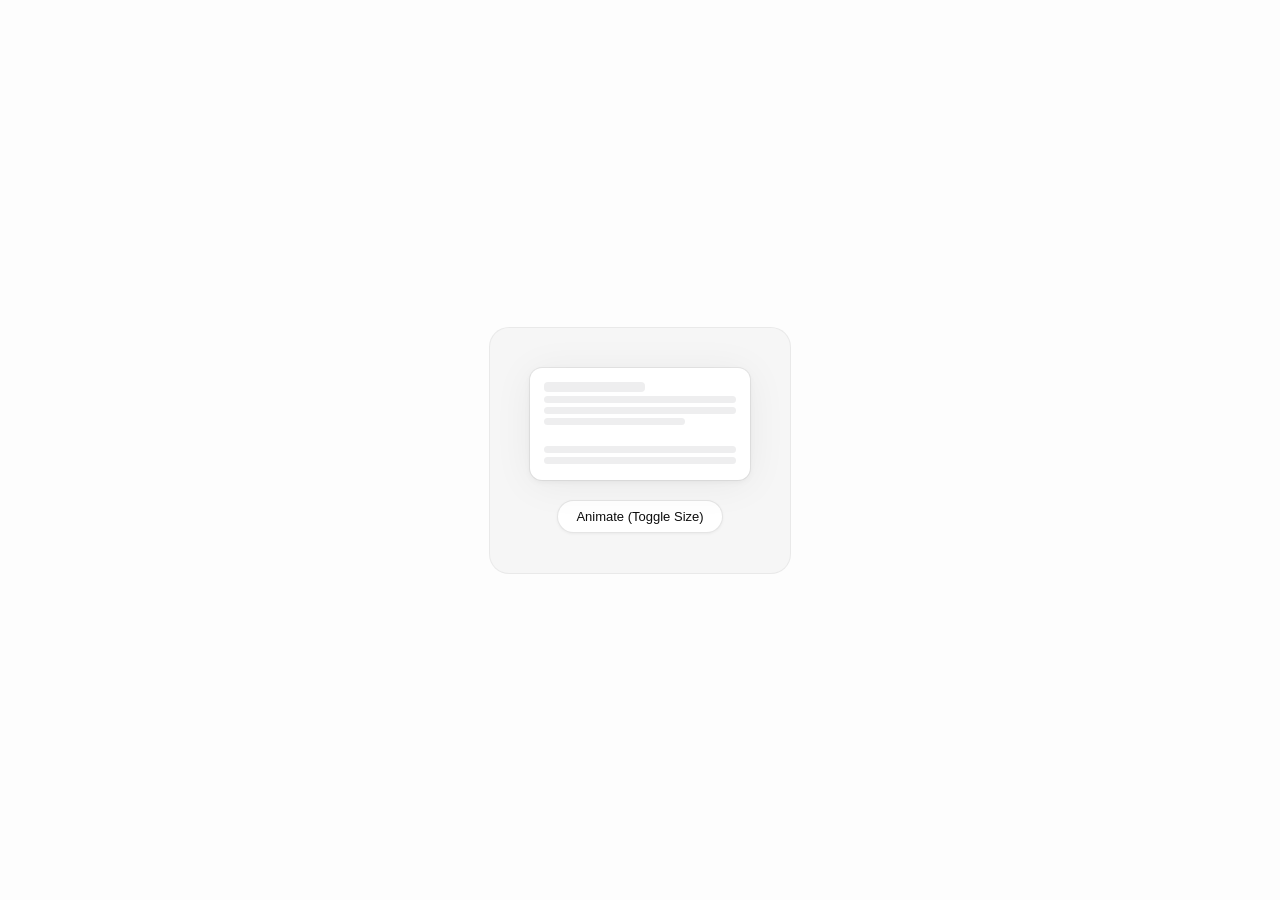
<file: ui/components/card-resize.html>
<!DOCTYPE html>
<html lang="en">
<head>
  <meta charset="UTF-8" />
  <meta name="viewport" content="width=device-width, initial-scale=1.0" />
  <title>Card Resize Component — Transitions.dev (Free Component)</title>
  <link rel="stylesheet" href="../tokens.css" />
  <style>
    body {
      margin: 0;
      min-height: 100vh;
      display: flex;
      flex-direction: column;
      align-items: center;
      justify-content: center;
      background: var(--bg);
      font-family: -apple-system, BlinkMacSystemFont, "Segoe UI", Roboto, sans-serif;
      color: var(--text);
      gap: 24px;
    }

    .demo-container {
      display: flex;
      flex-direction: column;
      align-items: center;
      gap: 20px;
      padding: 40px;
      background: rgba(125, 125, 125, 0.05);
      border-radius: 20px;
      border: 1px solid rgba(125, 125, 125, 0.1);
    }

    /* ─── Prototype 4 — Card Resize ──────────────────────────── */
    .p4-card {
      width: 220px;
      height: 112px;
      background: var(--material-bg);
      border-radius: 12px;
      box-shadow: var(--material-shadow);
      position: relative;
      overflow: hidden;
      transition:
        width var(--p4-dur) var(--p4-ease),
        height var(--p4-dur) var(--p4-ease);
      will-change: width, height;
    }

    .p4-card.is-small {
      width: 154px;
      height: 128px;
    }

    /* Skeleton lines */
    .p4-card .sk {
      position: absolute;
      left: 14px;
      right: 14px;
      background: var(--skeleton);
      border-radius: 4px;
    }

    .p4-card .sk-1 {
      top: 14px;
      height: 10px;
      right: auto;
      width: calc((100% - 28px) * 0.526);
    }

    .p4-card .sk-2 {
      top: 28px;
      height: 7px;
    }

    .p4-card .sk-3 {
      top: 39px;
      height: 7px;
    }

    .p4-card .sk-4 {
      top: 50px;
      height: 7px;
      right: auto;
      width: calc((100% - 28px) * 0.734);
    }

    .p4-card .sk-5 {
      top: 78px;
      height: 7px;
    }

    .p4-card .sk-6 {
      top: 89px;
      height: 7px;
    }

    /* Action button */
    .btn-animate {
      appearance: none;
      border: 1px solid rgba(125, 125, 125, 0.2);
      border-radius: 9999px;
      background: var(--material-bg);
      color: var(--text);
      padding: 8px 18px;
      font-size: 13px;
      font-weight: 500;
      cursor: pointer;
      box-shadow: 0 1px 3px rgba(0, 0, 0, 0.05);
      transition: all 150ms ease;
    }

    .btn-animate:hover {
      background: rgba(125, 125, 125, 0.1);
      transform: translateY(-1px);
    }

    .btn-animate:active {
      transform: translateY(0);
    }

    @media (prefers-reduced-motion: reduce) {
      .p4-card {
        transition: none !important;
      }
    }
  </style>
</head>
<body>
  <div class="demo-container">
    <div class="p4-card" id="card-resize-target" data-proto-resize>
      <div class="sk sk-1"></div>
      <div class="sk sk-2"></div>
      <div class="sk sk-3"></div>
      <div class="sk sk-4"></div>
      <div class="sk sk-5"></div>
      <div class="sk sk-6"></div>
    </div>
    <button type="button" class="btn-animate" id="btn-toggle">Animate (Toggle Size)</button>
  </div>

  <script>
    const card = document.getElementById("card-resize-target");
    const btn = document.getElementById("btn-toggle");

    btn.addEventListener("click", () => {
      card.classList.toggle("is-small");
    });
  </script>
</body>
</html>
</file>
<file: ui/tokens.css>
/* ==========================================================================
   Transitions.dev — Core Motion Tokens & Design Variables
   Source: https://transitions.dev
   ========================================================================== */

:root {
  color-scheme: light dark;

  /* Durations */
  --duration-stagger:   40ms;   /* per-item stagger offset */
  --duration-micro:     80ms;   /* tooltip/path delay, shake segment, large stagger */
  --duration-quick:     150ms;  /* modal/dropdown close, text swap, tooltip appear */
  --duration-fast:      250ms;  /* icon swap, dropdown/modal open, tabs sliding, page slide */
  --duration-medium:    350ms;  /* panel close, toast close */
  --duration-slow:      400ms;  /* panel open, skeleton content reveal, input clear */
  --duration-very-slow: 500ms;  /* emphasis moments, badge appear, text reveal, success check */

  /* Easings */
  --ease-smooth-out:    cubic-bezier(0.22, 1, 0.36, 1);   /* modal/dropdown/panel open + close, page slide, resize */
  --ease-in-out:        ease-in-out;                      /* icon swap, text swap, text reveal, skeleton reveal */
  --ease-out:           ease-out;                         /* tooltip open / close */
  --ease-linear:        linear;                           /* shimmer, skeleton pulse, spinner */
  --ease-bounce:        cubic-bezier(0.34, 1.36, 0.64, 1);   /* badge pop open */
  --ease-bounce-strong: cubic-bezier(0.34, 3.85, 0.64, 1);   /* bouncy hover-out */

  /* Distances */
  --distance-micro:  4px;
  --distance-small:  6px;
  --distance-base:   8px;
  --distance-medium: 12px;
  --distance-large:  30px;

  /* Scales */
  --scale-large:  0.96;
  --scale-medium: 0.97;
  --scale-small:  0.98;
  --scale-tiny:   0.99;

  /* Blur */
  --blur-small:  2px;
  --blur-medium: 3px;
  --blur-large:  8px;

  /* Theme Tokens (Light Mode Defaults) */
  --bg: #fdfdfd;
  --text: #0d0d0d;
  --text-muted: #6c6c6c;
  --skeleton: #eeeeef;
  --material-bg: #ffffff;
  --material-shadow:
    0 4px 42px 0 rgba(0, 0, 0, 0.06),
    0 2px 6px 0 rgba(0, 0, 0, 0.05),
    0 0 0 1px rgba(0, 0, 0, 0.06);

  /* Prototype 4: Card Resize Specific Knobs */
  --p4-dur: 300ms;
  --p4-ease: var(--ease-smooth-out);
}

@media (prefers-color-scheme: dark) {
  :root {
    --bg: #0d0d0e;
    --text: #f5f5f5;
    --text-muted: #a1a1aa;
    --skeleton: #27272a;
    --material-bg: #18181b;
    --material-shadow:
      0 4px 42px 0 rgba(0, 0, 0, 0.45),
      0 2px 6px 0 rgba(0, 0, 0, 0.35),
      0 0 0 1px rgba(255, 255, 255, 0.08);
  }
}

html[data-theme="dark"] {
  --bg: #0d0d0e;
  --text: #f5f5f5;
  --text-muted: #a1a1aa;
  --skeleton: #27272a;
  --material-bg: #18181b;
  --material-shadow:
    0 4px 42px 0 rgba(0, 0, 0, 0.45),
    0 2px 6px 0 rgba(0, 0, 0, 0.35),
    0 0 0 1px rgba(255, 255, 255, 0.08);
}
</file>
